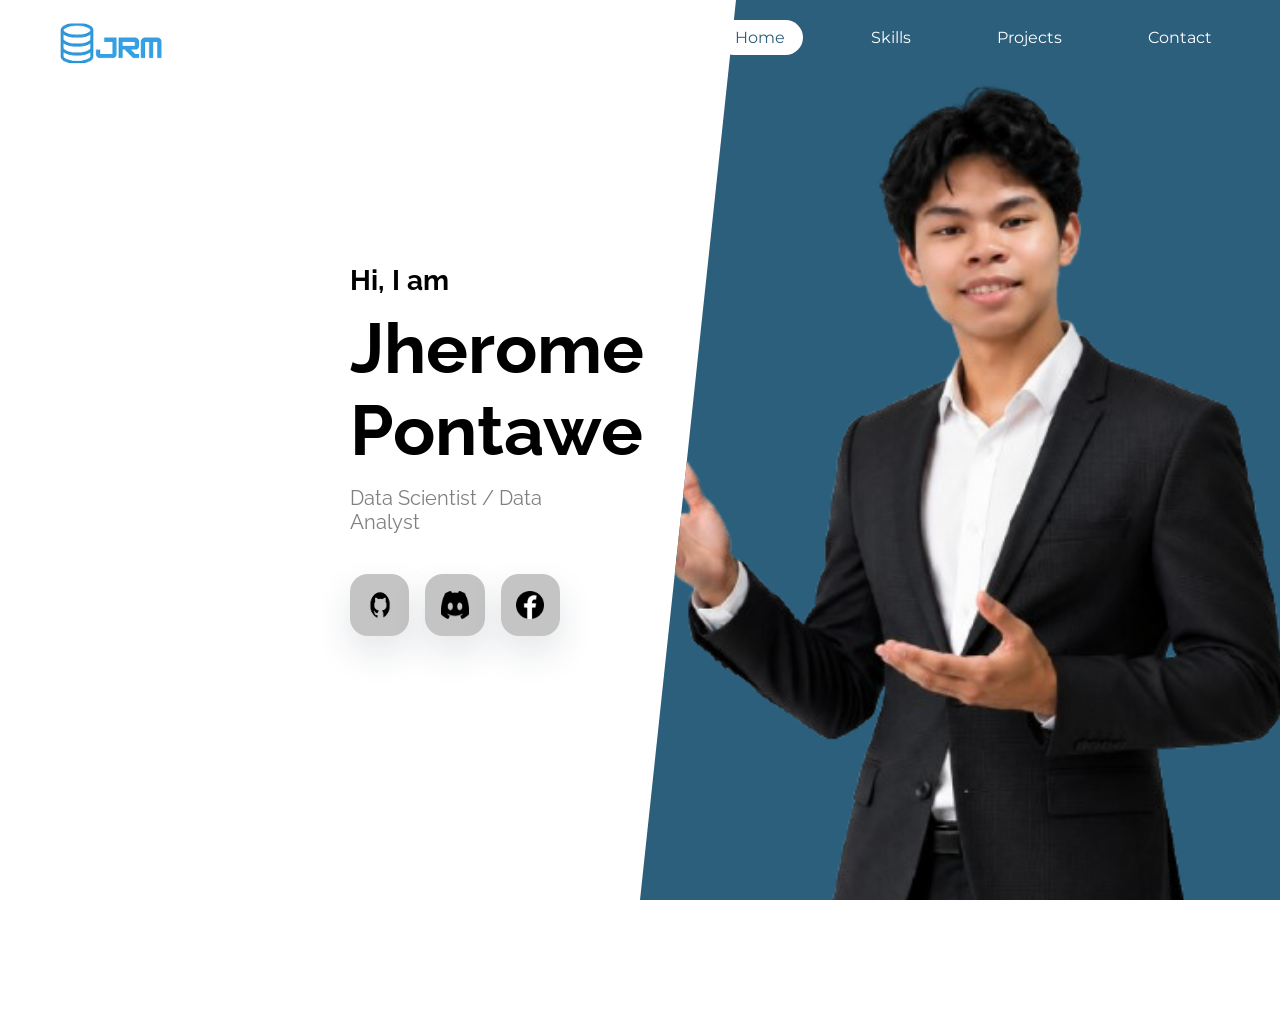
<file: index.html>
<!DOCTYPE html>
<html lang="en">
<head>
    <meta charset="UTF-8">
    <title>Jherome Portfolio</title>
    <link rel="stylesheet" href="style/index.css">
    <link rel="preconnect" href="https://fonts.googleapis.com">
    <link rel="preconnect" href="https://fonts.gstatic.com" crossorigin>

    <link href="https://fonts.googleapis.com/css2?family=Raleway:wght@300;400;500;700&display=swap" rel="stylesheet">
    <link href="https://fonts.googleapis.com/css2?family=Montserrat:wght@300;400;500;700&display=swap" rel="stylesheet">
</head>
<body>

    <div class="logo"><img src="img/logo.png" alt="Logo"></div>
    <header>
        <nav>
            <a href="index.html" class="active">Home</a>
            <a href="skills.html">Skills</a>
            <a href="projects.html">Projects</a>
            <a href="about.html">Contact</a>
        </nav>
    </header>

    <section class="hero">

        <div class="left">

            <h3>Hi, I am</h3>
            <h1>Jherome<br>Pontawe</h1>
            <p>Data Scientist / Data Analyst</p>
            <div class="socials">
                <a href="https://github.com/JrmDataScience" class="social-github" title="GitHub">
                    <button style="background:none;border:none;padding:0;cursor:pointer;">
                        <img src="img/github.png" alt="GitHub">
                    </button>
                </a>
                <a href="https://discord.com/users/light7117" title="Discord">
                    <button style="background:none;border:none;padding:0;cursor:pointer;">
                        <img src="img/discord.png" alt="Discord">
                    </button>
                </a>
                <a href="https://facebook.com/jheromegwapz.7/" title="Facebook">
                    <button style="background:none;border:none;padding:0;cursor:pointer;">
                        <img src="img/facebook.webp" alt="Facebook">
                    </button>
                </a>
            </div>
        </div>

        <div class="right">
            <div class="jrm-image-container">
                <img src="img/jrm.png" alt="JRM" class="main-img">
                <img src="img/jrm2.png" alt="JRM Hover" class="hover-img">
            </div>
        </div>

    </section>

</body>
</html>
</file>
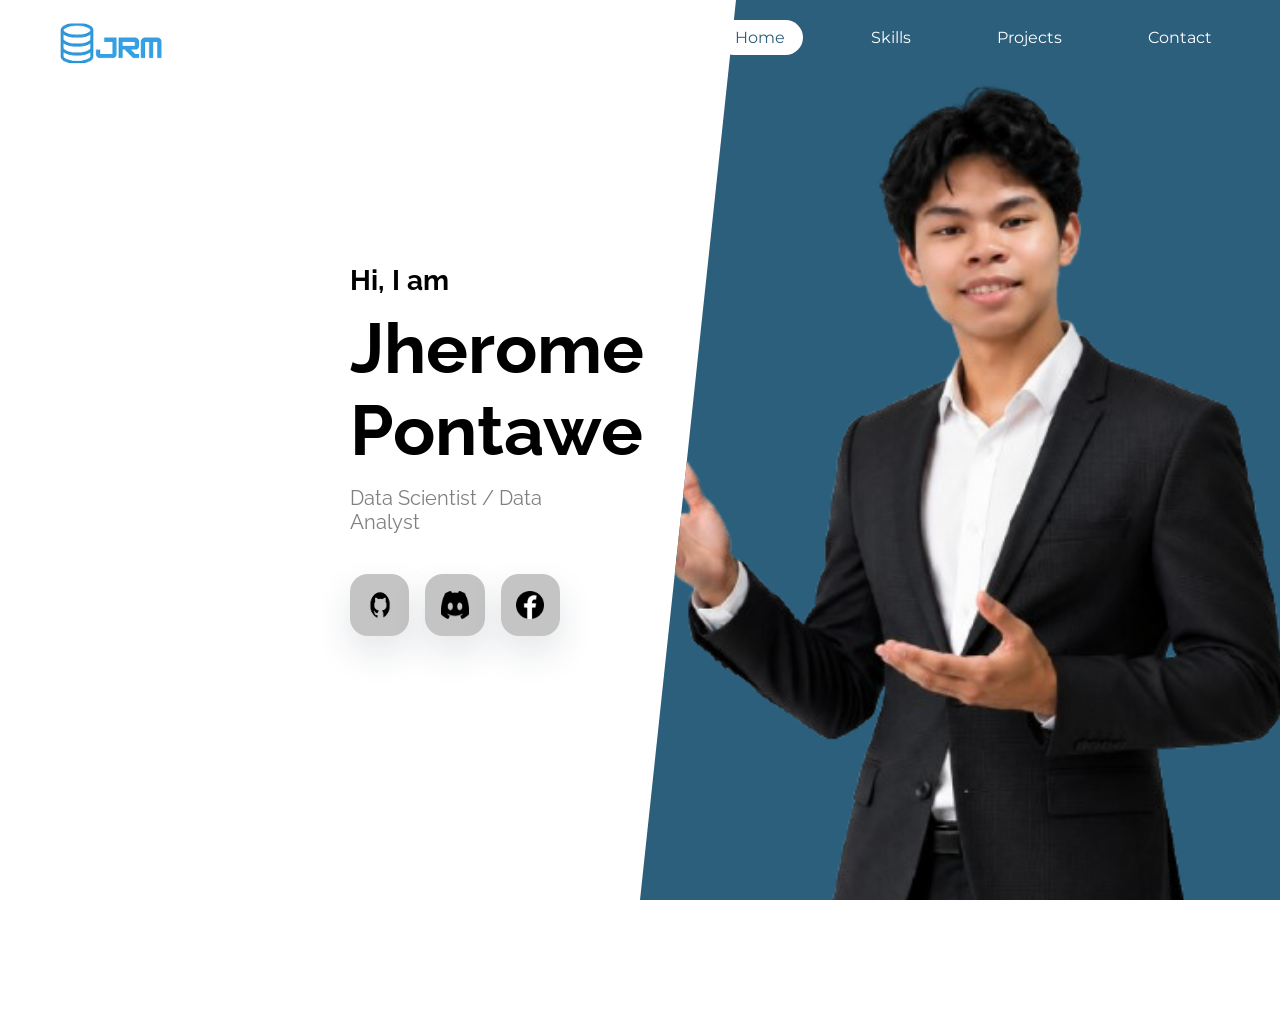
<file: html/index.html>
<!DOCTYPE html>
<html lang="en">
<head>
    <meta charset="UTF-8">
    <title>Jherome Portfolio</title>
    <link rel="stylesheet" href="../style/index.css">
    <link rel="preconnect" href="https://fonts.googleapis.com">
    <link rel="preconnect" href="https://fonts.gstatic.com" crossorigin>

    <link href="https://fonts.googleapis.com/css2?family=Raleway:wght@300;400;500;700&display=swap" rel="stylesheet">
    <link href="https://fonts.googleapis.com/css2?family=Montserrat:wght@300;400;500;700&display=swap" rel="stylesheet">
</head>
<body>

    <div class="logo"><img src="../img/logo.png" alt="Logo"></div>
    <header>
        <nav>
            <a href="home.html" class="active">Home</a>
            <a href="skills.html">Skills</a>
            <a href="projects.html">Projects</a>
            <a href="about.html">Contact</a>
        </nav>
    </header>

    <section class="hero">

        <div class="left">

            <h3>Hi, I am</h3>
            <h1>Jherome<br>Pontawe</h1>
            <p>Data Scientist / Data Analyst</p>
            <div class="socials">
                <a href="https://github.com/JrmDataScience" class="social-github" title="GitHub">
                    <button style="background:none;border:none;padding:0;cursor:pointer;">
                        <img src="../img/github.png" alt="GitHub">
                    </button>
                </a>
                <a href="https://discord.com/users/light7117" title="Discord">
                    <button style="background:none;border:none;padding:0;cursor:pointer;">
                        <img src="../img/discord.png" alt="Discord">
                    </button>
                </a>
                <a href="https://facebook.com/jheromegwapz.7/" title="Facebook">
                    <button style="background:none;border:none;padding:0;cursor:pointer;">
                        <img src="../img/facebook.webp" alt="Facebook">
                    </button>
                </a>
            </div>
        </div>

        <div class="right">
            <div class="jrm-image-container">
                <img src="../img/jrm.png" alt="JRM" class="main-img">
                <img src="../img/jrm2.png" alt="JRM Hover" class="hover-img">
            </div>
        </div>

    </section>

</body>
</html>
</file>
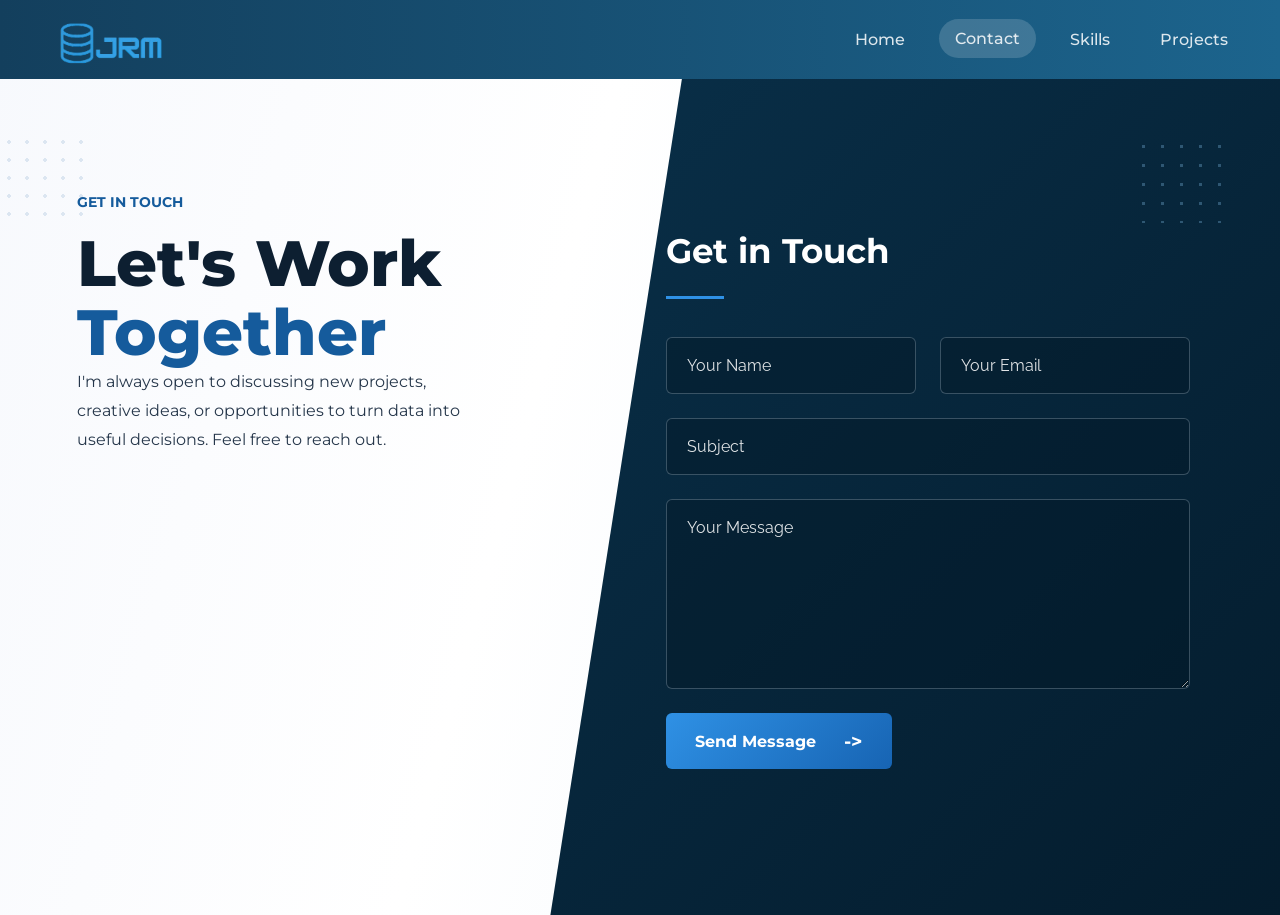
<file: about.html>
<!DOCTYPE html>
<html lang="en">
<head>
    <meta charset="UTF-8" />
    <meta name="viewport" content="width=device-width, initial-scale=1.0" />
    <title>Contact | Jherome Pontawe</title>
    <link rel="stylesheet" href="style/about.css" />
    <link rel="preconnect" href="https://fonts.googleapis.com">
    <link rel="preconnect" href="https://fonts.gstatic.com" crossorigin>
    <link href="https://fonts.googleapis.com/css2?family=Raleway:wght@300;400;500;600;700&family=Montserrat:wght@400;500;600;700;800&display=swap" rel="stylesheet">
</head>
<body>
    <div class="logo">
        <img src="img/logo.png" alt="JRM logo" />
    </div>
    <header class="topbar">
        <nav class="nav-links" aria-label="Main navigation">
            <a href="index.html">Home</a>
            <a class="active" href="about.html">Contact</a>
            <a href="skills.html">Skills</a>
            <a href="projects.html">Projects</a>
        </nav>
    </header>

    <main class="contact-layout">
        <section class="contact-copy" aria-labelledby="contact-heading">
            <div class="dot-grid" aria-hidden="true"></div>
            <p class="eyebrow">Get in Touch</p>
            <h1 id="contact-heading">Let's Work <span>Together</span></h1>
            <div class="accent-line" aria-hidden="true"></div>
            <p class="intro-text">
                I'm always open to discussing new projects, creative ideas, or opportunities to turn data into useful decisions. Feel free to reach out.
            </p>

        </section>

        <section class="form-panel" aria-labelledby="form-heading">
            <div class="panel-dots" aria-hidden="true"></div>
            <div class="form-wrap">
                <h2 id="form-heading">Get in Touch</h2>
                <div class="form-line" aria-hidden="true"></div>
                <form class="contact-form" autocomplete="off">
                    <div class="form-row">
                        <label>
                            <span>Your Name</span>
                            <input type="text" name="name" placeholder="Your Name" required />
                        </label>
                        <label>
                            <span>Your Email</span>
                            <input type="email" name="email" placeholder="Your Email" required />
                        </label>
                    </div>
                    <label>
                        <span>Subject</span>
                        <input type="text" name="subject" placeholder="Subject" required />
                    </label>
                    <label>
                        <span>Your Message</span>
                        <textarea name="message" rows="7" placeholder="Your Message" required></textarea>
                    </label>
                    <button type="submit">Send Message <span aria-hidden="true">-></span></button>
                </form>
            </div>
        </section>
    </main>
</body>
</html>
</file>
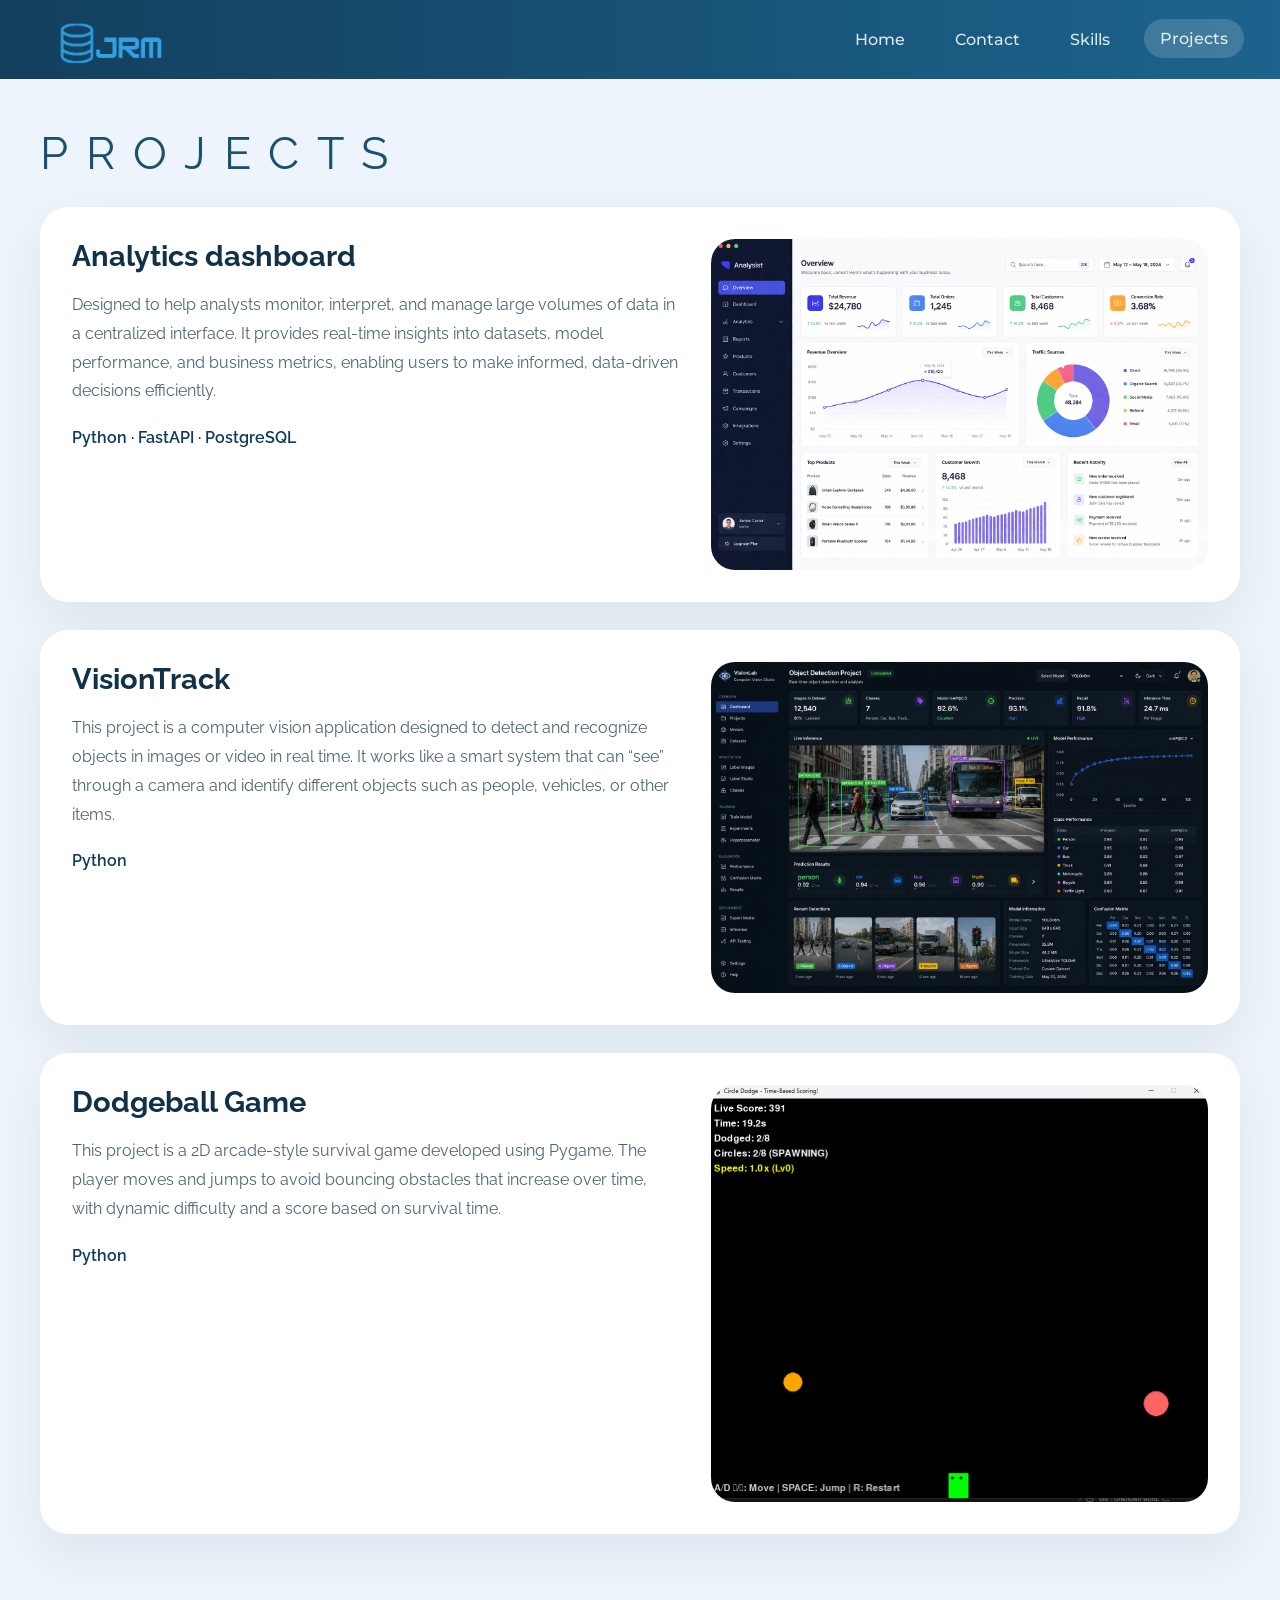
<file: projects.html>
<!DOCTYPE html>
<html lang="en">
<head>
    <meta charset="UTF-8" />
    <meta name="viewport" content="width=device-width, initial-scale=1.0" />
    <title>Projects | Jerome Pontakwe</title>
    <link rel="stylesheet" href="style/projects.css" />
    <link rel="preconnect" href="https://fonts.googleapis.com">
    <link rel="preconnect" href="https://fonts.gstatic.com" crossorigin>

    <link href="https://fonts.googleapis.com/css2?family=Raleway:wght@300;400;500;700&display=swap" rel="stylesheet">
    <link href="https://fonts.googleapis.com/css2?family=Montserrat:wght@300;400;500;700&display=swap" rel="stylesheet">
</head>
<body>
  <div class="logo">
     <img src="img/logo.png" alt="JRM logo" />
  </div>
  <header class="topbar">
    <nav class="nav-links">
      <a href="index.html">Home</a>
      <a href="about.html">Contact</a>
      <a href="skills.html">Skills</a>
      <a class="active" href="projects.html">Projects</a>
    </nav>
  </header>

  <main class="project-page">
    <section class="page-title">
      <span>PROJECTS</span>
    </section>

    <div class="project-card">
      <div class="project-copy">
        <h2>Analytics dashboard</h2>
        <p>Designed to help analysts monitor, interpret, and manage large volumes of data in a centralized interface. It provides real-time insights into datasets, model performance, and business metrics, enabling users to make informed, data-driven decisions efficiently.</p>
        <div class="project-tags">Python · FastAPI · PostgreSQL</div>
      </div>
      <div class="project-image preview-1">
        <img src="img/project1.png" alt="Analytics dashboard preview" />
      </div>
    </div>

    <div class="project-card">
      <div class="project-copy">
        <h2>VisionTrack</h2>
        <p>This project is a computer vision application designed to detect and recognize objects in images or video in real time. It works like a smart system that can “see” through a camera and identify different objects such as people, vehicles, or other items.</p>
        <div class="project-tags">Python</div>
      </div>
      <div class="project-image preview-2">
        <img src="img/project2.png" alt="VisionTrack interface preview" />
      </div>
    </div>

    <div class="project-card">
      <div class="project-copy">
        <h2>Dodgeball Game</h2>
        <p>This project is a 2D arcade-style survival game developed using Pygame. The player moves and jumps to avoid bouncing obstacles that increase over time, with dynamic difficulty and a score based on survival time.</p>
        <div class="project-tags">Python</div>
      </div>
      <div class="project-image preview-3">
        <img src="img/project3.png" alt="Dodgeball game screenshot" />
      </div>
    </div>
  </main>
</body>
</html>
</file>
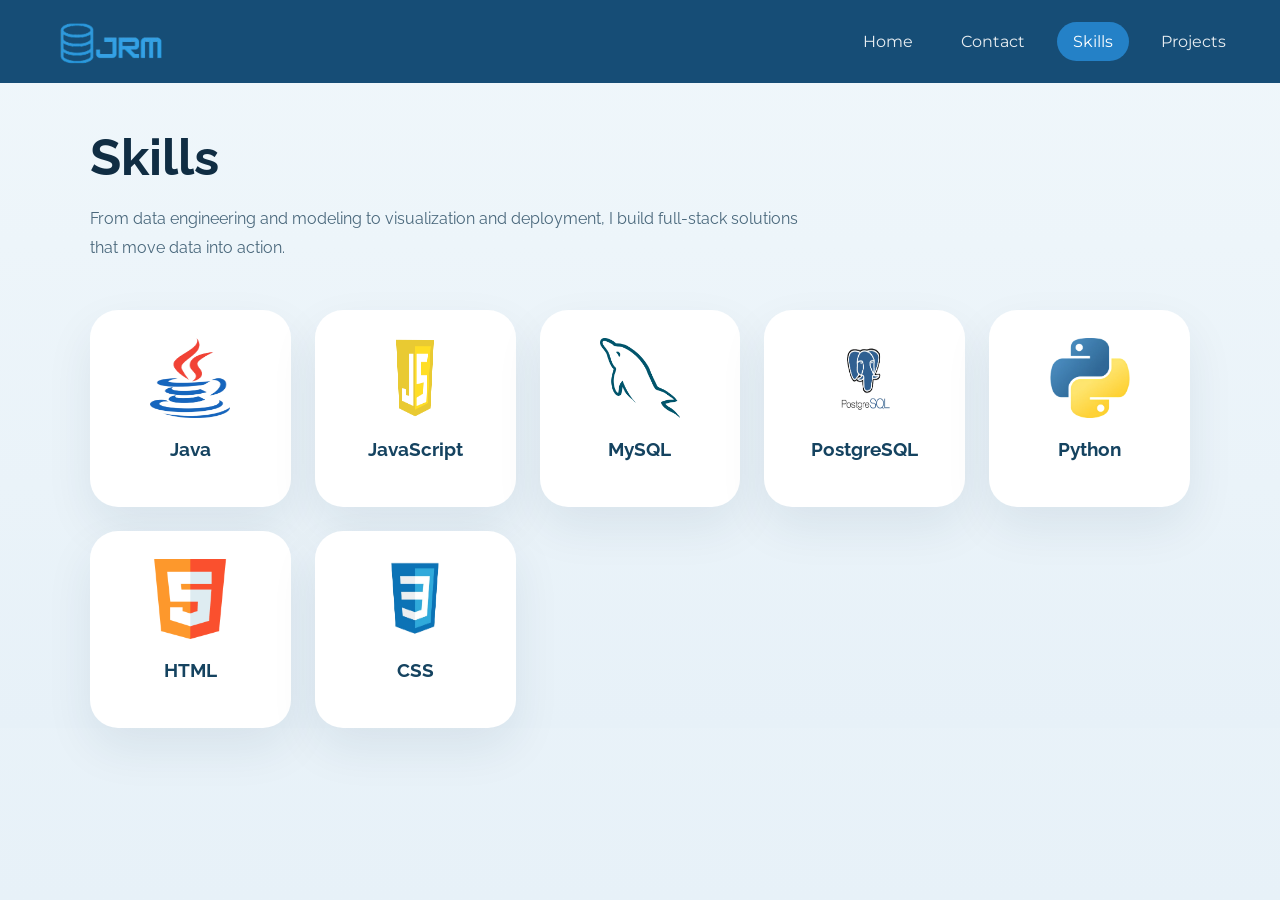
<file: skills.html>
<!DOCTYPE html>
<html lang="en">
<head>
  <meta charset="UTF-8" />
  <meta name="viewport" content="width=device-width, initial-scale=1.0" />
  <title>Skills | Jerome Pontawe</title>
  <link rel="stylesheet" href="style/skills.css" />
    <link rel="preconnect" href="https://fonts.googleapis.com">
    <link rel="preconnect" href="https://fonts.gstatic.com" crossorigin>
    <link href="https://fonts.googleapis.com/css2?family=Raleway:wght@300;400;500;700&display=swap" rel="stylesheet">
    <link href="https://fonts.googleapis.com/css2?family=Montserrat:wght@300;400;500;700&display=swap" rel="stylesheet">
</head>
<body>
    <div class="logo">
      <img src="img/logo.png" alt="JRM logo" />
    </div>
  <header class="topbar">
    <nav class="nav-links">
      <a href="index.html">Home</a>
      <a href="about.html">Contact</a>
      <a class="active" href="skills.html">Skills</a>
      <a href="projects.html">Projects</a>
    </nav>
  </header>

  <main class="skills-page">
    <section class="skills-intro">
      <h1>Skills</h1>
      <p>From data engineering and modeling to visualization and deployment, I build full-stack solutions that move data into action.</p>
    </section>

    <section class="skill-grid">
      <article class="skill-card">
        <img src="img/java.png" alt="Java">
        <h3>Java</h3>
      </article>
      <article class="skill-card">
        <img src="img/JavaScriptLogo.png" alt="JavaScript">
        <h3>JavaScript</h3>
      </article>
      <article class="skill-card">
        <img src="img/mysql.png" alt="MySQL">
        <h3>MySQL</h3>
      </article>
      <article class="skill-card">
        <img src="img/postgresql.png" alt="PostgreSQL">
        <h3>PostgreSQL</h3>
      </article>
      <article class="skill-card">
        <img src="img/python.png" alt="Python">
        <h3>Python</h3>
      </article>
      <article class="skill-card">
        <img src="img/htmlLogo.png" alt="HTML">
        <h3>HTML</h3>
      </article>
      <article class="skill-card">
        <img src="img/cssLogo.png" alt="CSS">
        <h3>CSS</h3>
      </article>
    </section>
  </main>
</body>
</html>
</file>
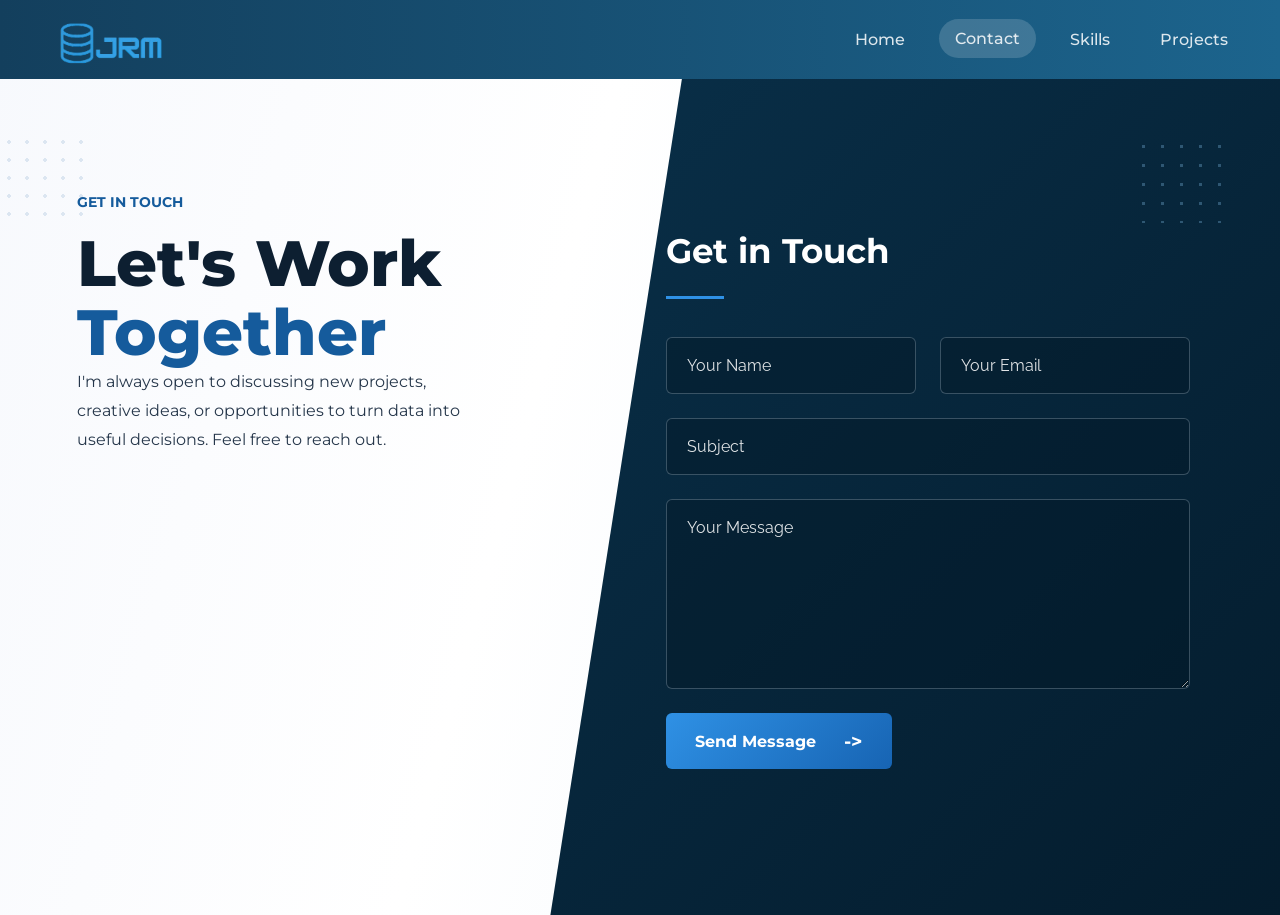
<file: html/about.html>
<!DOCTYPE html>
<html lang="en">
<head>
    <meta charset="UTF-8" />
    <meta name="viewport" content="width=device-width, initial-scale=1.0" />
    <title>Contact | Jherome Pontawe</title>
    <link rel="stylesheet" href="../style/about.css" />
    <link rel="preconnect" href="https://fonts.googleapis.com">
    <link rel="preconnect" href="https://fonts.gstatic.com" crossorigin>
    <link href="https://fonts.googleapis.com/css2?family=Raleway:wght@300;400;500;600;700&family=Montserrat:wght@400;500;600;700;800&display=swap" rel="stylesheet">
</head>
<body>
    <div class="logo">
        <img src="../img/logo.png" alt="JRM logo" />
    </div>
    <header class="topbar">
        <nav class="nav-links" aria-label="Main navigation">
            <a href="index.html">Home</a>
            <a class="active" href="about.html">Contact</a>
            <a href="skills.html">Skills</a>
            <a href="projects.html">Projects</a>
        </nav>
    </header>

    <main class="contact-layout">
        <section class="contact-copy" aria-labelledby="contact-heading">
            <div class="dot-grid" aria-hidden="true"></div>
            <p class="eyebrow">Get in Touch</p>
            <h1 id="contact-heading">Let's Work <span>Together</span></h1>
            <div class="accent-line" aria-hidden="true"></div>
            <p class="intro-text">
                I'm always open to discussing new projects, creative ideas, or opportunities to turn data into useful decisions. Feel free to reach out.
            </p>

        </section>

        <section class="form-panel" aria-labelledby="form-heading">
            <div class="panel-dots" aria-hidden="true"></div>
            <div class="form-wrap">
                <h2 id="form-heading">Get in Touch</h2>
                <div class="form-line" aria-hidden="true"></div>
                <form class="contact-form" autocomplete="off">
                    <div class="form-row">
                        <label>
                            <span>Your Name</span>
                            <input type="text" name="name" placeholder="Your Name" required />
                        </label>
                        <label>
                            <span>Your Email</span>
                            <input type="email" name="email" placeholder="Your Email" required />
                        </label>
                    </div>
                    <label>
                        <span>Subject</span>
                        <input type="text" name="subject" placeholder="Subject" required />
                    </label>
                    <label>
                        <span>Your Message</span>
                        <textarea name="message" rows="7" placeholder="Your Message" required></textarea>
                    </label>
                    <button type="submit">Send Message <span aria-hidden="true">-></span></button>
                </form>
            </div>
        </section>
    </main>
</body>
</html>
</file>
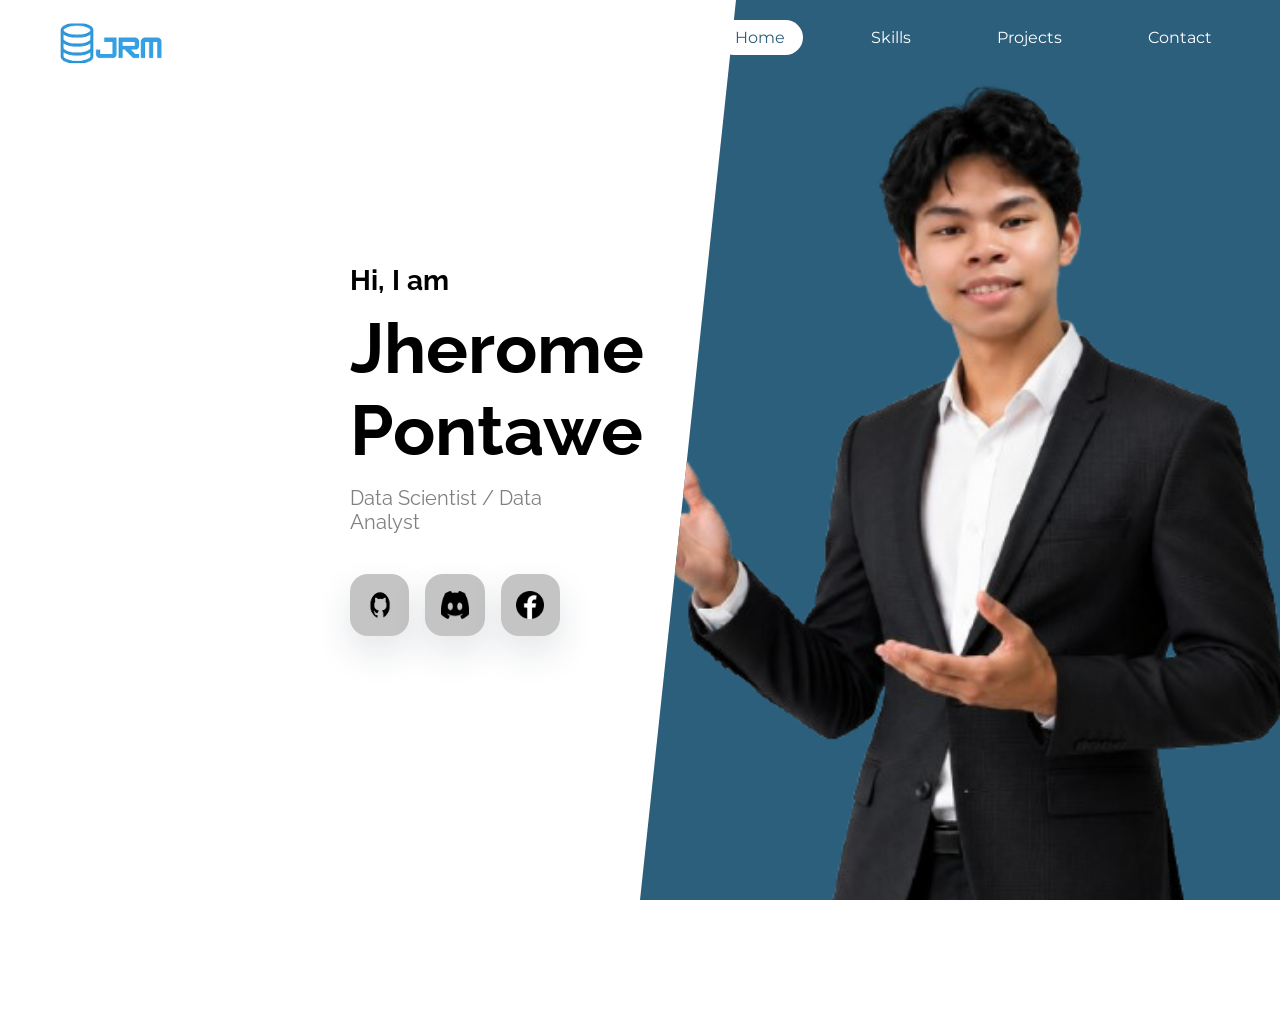
<file: html/home.html>
<!DOCTYPE html>
<html lang="en">
<head>
    <meta charset="UTF-8">
    <title>Jherome Portfolio</title>
    <link rel="stylesheet" href="../style/home.css">
    <link rel="preconnect" href="https://fonts.googleapis.com">
    <link rel="preconnect" href="https://fonts.gstatic.com" crossorigin>

    <link href="https://fonts.googleapis.com/css2?family=Raleway:wght@300;400;500;700&display=swap" rel="stylesheet">
    <link href="https://fonts.googleapis.com/css2?family=Montserrat:wght@300;400;500;700&display=swap" rel="stylesheet">
</head>
<body>

    <div class="logo"><img src="../img/logo.png" alt="Logo"></div>
    <header>
        <nav>
            <a href="home.html" class="active">Home</a>
            <a href="skills.html">Skills</a>
            <a href="projects.html">Projects</a>
            <a href="about.html">Contact</a>
        </nav>
    </header>

    <section class="hero">

        <div class="left">

            <h3>Hi, I am</h3>
            <h1>Jherome<br>Pontawe</h1>
            <p>Data Scientist / Data Analyst</p>
            <div class="socials">
                <a href="https://github.com/JrmDataScience" class="social-github" title="GitHub">
                    <button style="background:none;border:none;padding:0;cursor:pointer;">
                        <img src="../img/github.png" alt="GitHub">
                    </button>
                </a>
                <a href="https://discord.com/users/light7117" title="Discord">
                    <button style="background:none;border:none;padding:0;cursor:pointer;">
                        <img src="../img/discord.png" alt="Discord">
                    </button>
                </a>
                <a href="https://facebook.com/jheromegwapz.7/" title="Facebook">
                    <button style="background:none;border:none;padding:0;cursor:pointer;">
                        <img src="../img/facebook.webp" alt="Facebook">
                    </button>
                </a>
            </div>
        </div>

        <div class="right">
            <div class="jrm-image-container">
                <img src="../img/jrm.png" alt="JRM" class="main-img">
                <img src="../img/jrm2.png" alt="JRM Hover" class="hover-img">
            </div>
        </div>

    </section>

</body>
</html>
</file>
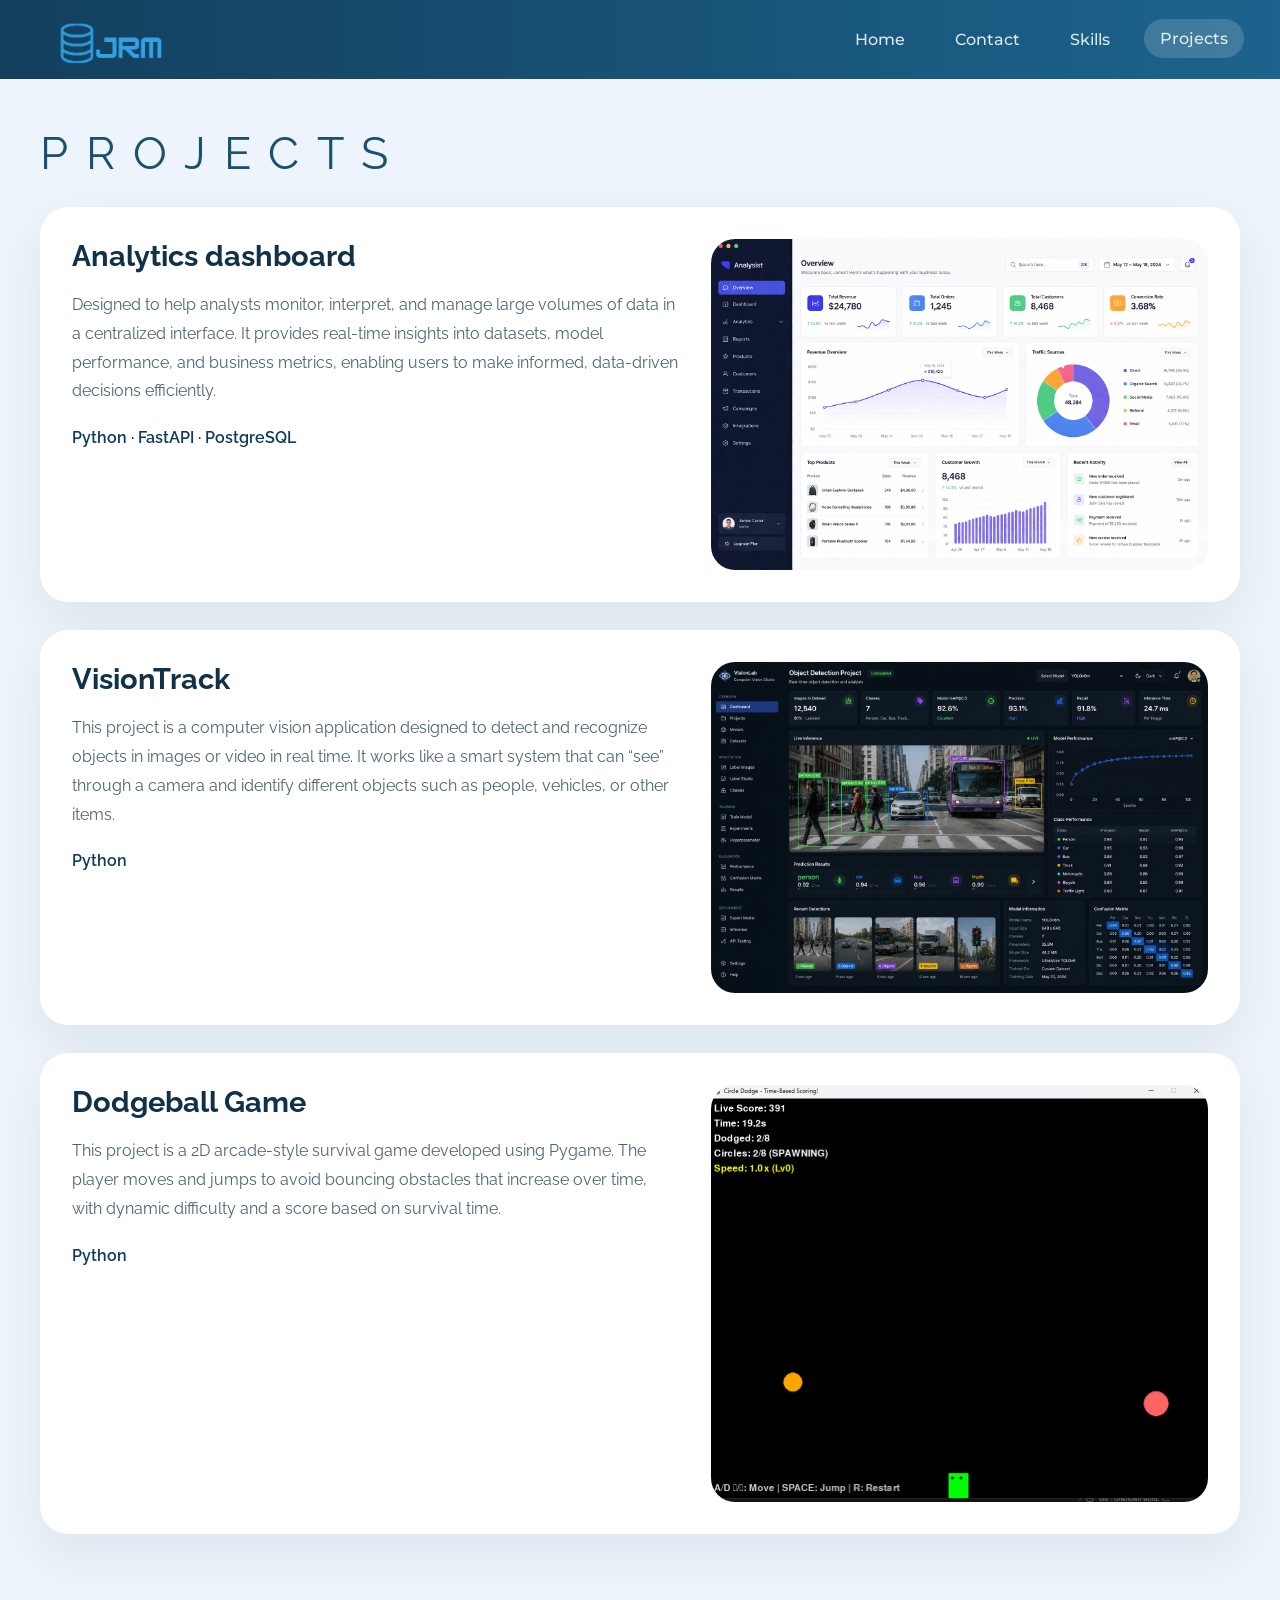
<file: html/projects.html>
<!DOCTYPE html>
<html lang="en">
<head>
    <meta charset="UTF-8" />
    <meta name="viewport" content="width=device-width, initial-scale=1.0" />
    <title>Projects | Jerome Pontakwe</title>
    <link rel="stylesheet" href="../style/projects.css" />
    <link rel="preconnect" href="https://fonts.googleapis.com">
    <link rel="preconnect" href="https://fonts.gstatic.com" crossorigin>

    <link href="https://fonts.googleapis.com/css2?family=Raleway:wght@300;400;500;700&display=swap" rel="stylesheet">
    <link href="https://fonts.googleapis.com/css2?family=Montserrat:wght@300;400;500;700&display=swap" rel="stylesheet">
</head>
<body>
  <div class="logo">
     <img src="../img/logo.png" alt="JRM logo" />
  </div>
  <header class="topbar">
    <nav class="nav-links">
      <a href="index.html">Home</a>
      <a href="about.html">Contact</a>
      <a href="skills.html">Skills</a>
      <a class="active" href="projects.html">Projects</a>
    </nav>
  </header>

  <main class="project-page">
    <section class="page-title">
      <span>PROJECTS</span>
    </section>

    <div class="project-card">
      <div class="project-copy">
        <h2>Analytics dashboard</h2>
        <p>Designed to help analysts monitor, interpret, and manage large volumes of data in a centralized interface. It provides real-time insights into datasets, model performance, and business metrics, enabling users to make informed, data-driven decisions efficiently.</p>
        <div class="project-tags">Python · FastAPI · PostgreSQL</div>
      </div>
      <div class="project-image preview-1">
        <img src="../img/project1.png" alt="Analytics dashboard preview" />
      </div>
    </div>

    <div class="project-card">
      <div class="project-copy">
        <h2>VisionTrack</h2>
        <p>This project is a computer vision application designed to detect and recognize objects in images or video in real time. It works like a smart system that can “see” through a camera and identify different objects such as people, vehicles, or other items.</p>
        <div class="project-tags">Python</div>
      </div>
      <div class="project-image preview-2">
        <img src="../img/project2.png" alt="VisionTrack interface preview" />
      </div>
    </div>

    <div class="project-card">
      <div class="project-copy">
        <h2>Dodgeball Game</h2>
        <p>This project is a 2D arcade-style survival game developed using Pygame. The player moves and jumps to avoid bouncing obstacles that increase over time, with dynamic difficulty and a score based on survival time.</p>
        <div class="project-tags">Python</div>
      </div>
      <div class="project-image preview-3">
        <img src="../img/project3.png" alt="Dodgeball game screenshot" />
      </div>
    </div>
  </main>
</body>
</html>
</file>
<file: style/index.css>
* {
    margin: 0;
    padding: 0;
    box-sizing: border-box;
}

body {
    min-height: 100vh;
    overflow-x: hidden;
    overflow-y: auto;
    font-family: 'montserrat', sans-serif;
}

/* HEADER */
header {
    position: absolute;
    top: 20px;
    right: 50px;
    z-index: 100;
}

nav { 
    display: flex;
    gap: 20px;
}
    

/* IMAGE */
.jrm-image {
    width: 500px;
    height: 1000px;
    max-height: 90vh;
    box-shadow: 0 8px 32px rgba(44, 95, 124, 0.25);
    animation: jrmPopIn 1.2s cubic-bezier(.4,2,.6,1);
}

.jrm-image:hover {
    transform: scale(1.08) translateY(-10px);
    box-shadow: 0 16px 48px rgba(44, 95, 124, 0.35);
    filter: brightness(1.1) drop-shadow(0 0 8px #fff2);
}

/* LOGO */
.logo {
    position: absolute;
    top: 0px;
    left: 40px;
    z-index: 20;
}

.logo img {
    width: 150px;
    height: auto;
}

nav a {
    text-decoration: none;
    margin-left: 30px;
    color: white;
    padding: 8px 18px;
    border-radius: 20px;
    transition: 0.3s;
    font-family: 'montserrat', sans-serif;
}

nav a:hover {
    background-color: white;
    color: #2c5f7c;
}

nav .active {
    background-color: white;
    color: #2c5f7c;
}

/* HERO SECTION */
.hero {
    display: flex;
    height: 100vh;
    animation: fadeIn 1.5s ease-out;
}

@keyframes fadeIn {
    from {
        opacity: 0;
        transform: translateY(30px);
    }
    to {
        opacity: 1;
        transform: translateY(0);
    }
}

/* LEFT SIDE */
.left {
    width: 50%;
    background-color: white;
    display: flex;
    flex-direction: column;
    justify-content: center;
    padding: 140px 80px 140px 350px; 
    animation: slideInLeft 1.5s ease-out;
    font-family: 'raleway', sans-serif;
}

@keyframes slideInLeft {
    from {
        opacity: 0;
        transform: translateX(-50px);
    }
    to {
        opacity: 1;
        transform: translateX(0);
    }
}

.left h3 {
    font-size: 28px;
    margin-bottom: 10px;
}

.left h1 {
    font-size: 70px;
    font-weight: bold;
    margin-bottom: 15px;
}

.left p {
    font-size: 20px;
    color: gray;
    margin-bottom: 40px;
}

/* SOCIAL ICONS */
.socials {
    display: flex;
    align-items: center;
    gap: 16px;
}

.socials a {
    display: inline-flex;
    align-items: center;
    justify-content: center;
    width: 80px;
    height: 62px;
    background-color: #c4c4c4;
    border-radius: 18px;
    box-shadow: 0 16px 36px rgba(16, 40, 60, 0.12);
    margin-right: 0;
    text-decoration: none;
    transition: transform 0.3s ease, background-color 0.3s ease;
}

.socials a:hover {
    transform: translateY(-4px);
    background-color: #2c5f7c;
}

.socials a img {
    width: 28px;
    height: 28px;
    display: block;
}

.social-github img {
    width: 50px;
}


/* RIGHT SIDE */

.right {
    width: 50%;
    background-color: #2c5f7c;
    clip-path: polygon(15% 0, 100% 0, 100% 100%, 0% 100%);
    animation: slideInRight 1.5s ease-out;
    display: flex;
    align-items: center;
    justify-content: center;
    position: relative;
    overflow: visible;
}



@keyframes jrmPopIn {
    0% {
        opacity: 0;
        transform: scale(0.7) translateY(40px);
    }
    80% {
        opacity: 1;
        transform: scale(1.1) translateY(-8px);
    }
    100% {
        opacity: 1;
        transform: scale(1) translateY(0);
    }
}

@keyframes slideInRight {
    from {
        opacity: 0;
        transform: translateX(50px);
    }
    to {
        opacity: 1;
        transform: translateX(0);
    }
}
.jrm-image-container {
    position: relative;
    width: 700px;
    height: 1000px;
    overflow: visible;
}

/* BOTH IMAGES */
.jrm-image-container img {
    width: auto;
    height: 1000px;
    object-fit: contain;

    position: absolute;
    top: 70px;
    left: 50%;
    transform: translateX(-50%);
}

/* NORMAL IMAGE */
.main-img {
    opacity: 1;
}

/* HOVER IMAGE */
.hover-img {
    opacity: 0;
}

/* HOVER EFFECT */
.jrm-image-container:hover .main-img {
    opacity: 0;
}

.jrm-image-container:hover .hover-img {
    opacity: 1;
}
</file>
<file: style/about.css>
* {
  box-sizing: border-box;
}

:root {
  --ink: #0d1f31;
  --ink-soft: #25364a;
  --blue: #155b9c;
  --blue-bright: #2f91e5;
  --page-bg: #f7f9fd;
  --panel: #092f48;
  --panel-deep: #041c2d;
  --field: rgba(3, 24, 39, 0.42);
  --field-border: rgba(222, 238, 255, 0.24);
  --white: #ffffff;
}

html,
body {
  min-height: 100%;
  margin: 0;
}

body {
  font-family: 'Montserrat', Arial, Helvetica, sans-serif;
  color: var(--ink);
  background: linear-gradient(105deg, var(--page-bg) 0%, #ffffff 42%, #eef5fb 100%);
  overflow-x: hidden;
}

.topbar {
  position: sticky;
  top: 0;
  z-index: 10;
  display: flex;
  justify-content: flex-end;
  align-items: center;
  padding: 20px 36px;
  background: linear-gradient(90deg, #133f5d 0%, #1c648d 100%);
  animation: headerDrop 0.65s ease both;
}

.logo {
  position: absolute;
  top: 0px;
  left: 40px;
  z-index: 20;
}

.logo img {
  width: 150px;
  height: auto;
  animation: logoFloat 0.75s ease both;
}

.nav-links {
  display: flex;
  gap: 18px;
}

.nav-links a {
  color: rgba(255,255,255,0.85);
  font-weight: 500;
  padding: 10px 16px;
  border-radius: 999px;
  text-decoration: none;
  transition: transform 0.3s ease, background 0.3s ease;
  font-family: 'Montserrat', sans-serif;
}

.nav-links a:hover,
.nav-links a.active {
  background: rgba(255,255,255,0.16);
  transform: translateY(-1px);
}

.contact-layout {
  min-height: calc(100vh - 64px);
  display: grid;
  grid-template-columns: minmax(330px, 43%) minmax(520px, 57%);
  overflow: hidden;
}

.contact-copy {
  position: relative;
  padding: 70px clamp(28px, 6vw, 130px) 48px;
  z-index: 1;
}

.dot-grid {
  position: absolute;
  top: 54px;
  left: 0;
  width: 88px;
  height: 88px;
  background-image: radial-gradient(circle, rgba(21, 91, 156, 0.12) 2px, transparent 2px);
  background-size: 18px 18px;
  animation: dotsDrift 7s ease-in-out infinite alternate;
}

.eyebrow {
  margin: 44px 0 18px;
  color: var(--blue);
  font-family: 'Montserrat', Arial, Helvetica, sans-serif;
  font-size: 0.88rem;
  font-weight: 700;
  text-transform: uppercase;
  animation: revealUp 0.7s ease both 0.15s;
}

.contact-copy h1 {
  max-width: 520px;
  margin: 0;
  font-family: 'Montserrat', Arial, Helvetica, sans-serif;
  font-size: 4rem;
  line-height: 1.08;
  font-weight: 800;
  color: var(--ink);
  animation: revealUp 0.75s ease both 0.25s;
}

.contact-copy h1 span {
  color: var(--blue);
  display: block;
}
.form-line {
  width: 58px;
  height: 3px;
  background: var(--blue);
  margin: 28px 0;
  transform-origin: left center;
  animation: lineGrow 0.65s ease both 0.45s;
}

.intro-text {
  max-width: 470px;
  margin: 0 0 32px;
  color: var(--ink-soft);
  font-size: 1.03rem;
  line-height: 1.75;
  animation: revealUp 0.7s ease both 0.38s;
}


.form-panel {
  position: relative;
  display: flex;
  align-items: center;
  min-height: 620px;
  padding: 70px clamp(30px, 7vw, 128px) 64px 0;
  color: var(--white);
  --panel-indent: clamp(96px, 18%, 190px);
}

.form-panel::before {
  content: "";
  position: absolute;
  inset: 0 -1px 0 0;
  background: linear-gradient(135deg, var(--panel) 0%, var(--panel-deep) 100%);
  clip-path: polygon(18% 0, 100% 0, 100% 100%, 0 100%);
  border-top-left-radius: 48px;
  animation: panelSlide 0.8s ease both 0.2s;
}

.panel-dots {
  position: absolute;
  top: 58px;
  right: 48px;
  width: 98px;
  height: 86px;
  background-image: radial-gradient(circle, rgba(126, 183, 225, 0.34) 2px, transparent 2px);
  background-size: 19px 19px;
  z-index: 1;
  animation: dotsDrift 8s ease-in-out infinite alternate;
}

.form-wrap {
  position: relative;
  z-index: 2;
  width: min(650px, calc(100% - var(--panel-indent)));
  margin-left: var(--panel-indent);
  animation: revealRight 0.75s ease both 0.55s;
}

.form-wrap h2 {
  margin: 0;
  font-family: 'Montserrat', Arial, Helvetica, sans-serif;
  font-size: 2.15rem;
  line-height: 1.2;
  color: var(--white);
}

.form-line {
  background: var(--blue-bright);
  margin: 24px 0 38px;
}

.contact-form {
  display: grid;
  gap: 24px;
}

.form-row {
  display: grid;
  grid-template-columns: repeat(2, minmax(0, 1fr));
  gap: 24px;
}

.contact-form label {
  display: grid;
}

.contact-form label span {
  position: absolute;
  width: 1px;
  height: 1px;
  overflow: hidden;
  clip: rect(0 0 0 0);
}

.contact-form input,
.contact-form textarea {
  width: 100%;
  border: 1px solid var(--field-border);
  border-radius: 6px;
  background: var(--field);
  color: var(--white);
  font-family: 'Raleway', Arial, Helvetica, sans-serif;
  font-size: 1rem;
  padding: 18px 20px;
  outline: none;
  transition: border-color 0.25s ease, box-shadow 0.25s ease, transform 0.25s ease, background 0.25s ease;
}

.contact-form textarea {
  min-height: 190px;
  resize: vertical;
}

.contact-form input::placeholder,
.contact-form textarea::placeholder {
  color: rgba(255, 255, 255, 0.88);
}

.contact-form input:focus,
.contact-form textarea:focus {
  border-color: var(--blue-bright);
  box-shadow: 0 0 0 3px rgba(47, 145, 229, 0.18);
  transform: translateY(-2px);
  background: rgba(7, 38, 58, 0.7);
}

.contact-form button {
  justify-self: start;
  display: inline-flex;
  align-items: center;
  justify-content: center;
  gap: 28px;
  min-width: 226px;
  min-height: 56px;
  border: 0;
  border-radius: 6px;
  background: linear-gradient(135deg, #2f91e5 0%, #1764b3 100%);
  color: var(--white);
  font-family: 'Montserrat', Arial, Helvetica, sans-serif;
  font-size: 1rem;
  font-weight: 700;
  cursor: pointer;
  transition: transform 0.25s ease, box-shadow 0.25s ease, filter 0.25s ease;
}

.contact-form button:hover {
  transform: translateY(-3px);
  box-shadow: 0 18px 36px rgba(4, 18, 45, 0.28);
  filter: brightness(1.06);
}

.contact-form button span {
  font-size: 1.2rem;
  line-height: 1;
}

@keyframes headerDrop {
  from { opacity: 0; transform: translateY(-18px); }
  to { opacity: 1; transform: translateY(0); }
}

@keyframes logoFloat {
  from { opacity: 0; transform: translateY(-18px) scale(0.96); }
  to { opacity: 1; transform: translateY(0) scale(1); }
}

@keyframes revealUp {
  from { opacity: 0; transform: translateY(24px); }
  to { opacity: 1; transform: translateY(0); }
}

@keyframes revealLeft {
  from { opacity: 0; transform: translateX(-24px); }
  to { opacity: 1; transform: translateX(0); }
}

@keyframes revealRight {
  from { opacity: 0; transform: translateX(34px); }
  to { opacity: 1; transform: translateX(0); }
}

@keyframes lineGrow {
  from { opacity: 0; transform: scaleX(0); }
  to { opacity: 1; transform: scaleX(1); }
}

@keyframes panelSlide {
  from { opacity: 0; transform: translateX(70px); }
  to { opacity: 1; transform: translateX(0); }
}

@keyframes dotsDrift {
  from { transform: translateY(0); opacity: 0.55; }
  to { transform: translateY(14px); opacity: 1; }
}

@media (max-width: 1080px) {
  .contact-copy h1 {
    font-size: 3.2rem;
  }

  .form-panel {
    --panel-indent: 118px;
  }

  .form-wrap {
    width: min(620px, calc(100% - var(--panel-indent)));
  }
}

@media (max-width: 900px) {
  .topbar {
    padding: 84px 22px 18px;
    justify-content: flex-start;
  }

  .logo {
    left: 22px;
  }

  .logo img {
    width: 128px;
  }

  .nav-links {
    flex-wrap: wrap;
    gap: 14px;
  }

  .contact-layout {
    grid-template-columns: 1fr;
  }

  .contact-copy {
    padding: 34px 28px 44px;
  }

  .eyebrow {
    margin-top: 20px;
  }

  .form-panel {
    min-height: auto;
    padding: 48px 28px 56px;
    --panel-indent: 0px;
  }

  .form-panel::before {
    clip-path: none;
    border-top-left-radius: 34px;
    border-top-right-radius: 34px;
  }

  .form-wrap {
    width: 100%;
    margin-left: 0;
  }

  .panel-dots {
    right: 22px;
  }
}

@media (max-width: 640px) {
  .topbar {
    padding: 76px 18px 16px;
  }

  .logo {
    left: 18px;
  }

  .logo img {
    width: 112px;
  }

  .nav-links a {
    font-size: 0.95rem;
    padding: 9px 14px;
  }

  .contact-copy h1 {
    font-size: 2.45rem;
  }

  .intro-text {
    font-size: 0.98rem;
  }

  .contact-item {
    grid-template-columns: 46px minmax(0, 1fr);
    gap: 14px;
  }

  .contact-icon {
    width: 44px;
    height: 44px;
  }

  .form-row {
    grid-template-columns: 1fr;
  }

  .form-wrap h2 {
    font-size: 1.8rem;
  }

  .contact-form button {
    width: 100%;
  }
}
</file>
<file: style/projects.css>
* {
    box-sizing: border-box;
}
:root {
    --blue: #1f5f84;
    --nav: #115278;
    --surface: #f9fbfd;
    --accent: #f5ca4d;
}
html, body {
    margin: 0;
    min-height: 100%;
    font-family: 'raleway', system-ui, sans-serif;
    background: #eef4fb;
    color: #132c40;
}
body {
  overflow-x: hidden;
}
.topbar {
    position: sticky;
    top: 0;
    z-index: 10;
    display: flex;
    justify-content: flex-end;
    align-items: center;
    padding: 20px 36px;
    background: linear-gradient(90deg, #133f5d 0%, #1c648d 100%);
}
.logo {
    position: absolute;
    top: 0px;
    left: 40px;
    z-index: 20;
}
.logo img{
    width: 150px;
    height: auto;
}
.nav-links {
    display: flex;
    gap: 18px;
}
.nav-links a {
    color: rgba(255,255,255,0.85);
    font-weight: 500;
    padding: 10px 16px;
    border-radius: 999px;
    text-decoration: none;
    transition: transform 0.3s ease, background 0.3s ease;
    font-family: 'montserrat', sans-serif;
}
.nav-links a:hover,
.nav-links a.active {
    background: rgba(255,255,255,0.16);
    transform: translateY(-1px);
}
.project-page {
    width: min(1200px, calc(100% - 48px));
    margin: 48px auto 72px;
    display: flex;
    flex-direction: column;
    gap: 28px;
}
.page-title span {
    display: block;
    font-size: 2.8rem;
    letter-spacing: 0.4em;
    color: #1b506f;
}
.project-card {
    display: grid;
    grid-template-columns: 1.1fr 0.9fr;
    gap: 32px;
    padding: 32px;
    border-radius: 28px;
    background: white;
    box-shadow: 0 20px 50px rgba(15, 47, 73, 0.08);
    transition: transform 0.35s ease, box-shadow 0.35s ease;
}
.project-card:hover {
    transform: translateY(-6px);
    box-shadow: 0 24px 60px rgba(15, 47, 73, 0.14);
}
.project-copy h2 {
    margin: 0 0 18px;
    font-size: 1.8rem;
    color: #10314a;
}
.project-copy p {
    margin: 0;
    line-height: 1.8;
    color: #4e6374;
}
.project-tags {
    margin-top: 22px;
    font-weight: 600;
    color: #0d3b5a;
}
.project-image {
    min-height: 260px;
    border-radius: 24px;
    position: relative;
    overflow: hidden;
    display: grid;
    place-items: center;
    color: white;
    text-transform: uppercase;
    letter-spacing: 0.18em;
    font-weight: 700;
}
.project-image img {
    width: 100%;
    height: 100%;
    object-fit: cover;
    display: block;
}
.preview-1 { background: linear-gradient(135deg, #1d6f9a 0%, #3b9cd4 100%); }
.preview-2 { background: linear-gradient(135deg, #20426a 0%, #10567f 100%); }
.preview-3 { background: linear-gradient(135deg, #233d61 0%, #176d9a 100%); }
.label {
    position: absolute;
    bottom: 18px;
    left: 18px;
    font-size: 0.85rem;
    opacity: 0.88;
}
@media (max-width: 860px) {
  .project-card {
      grid-template-columns: 1fr;
  }
}
@media (max-width: 640px) {
  .topbar {
      flex-wrap: wrap;
      gap: 12px;
      padding: 18px 20px;
  }
  .project-page {
      width: calc(100% - 32px);
      margin: 32px auto;
  }
}
</file>
<file: style/skills.css>
* {
  box-sizing: border-box;
}
:root {
  --bg: #edf6fb;
  --nav: #164d76;
  --panel: #ffffff;
  --accent: #2481c7;
}
html, body {
  margin: 0;
  min-height: 100%;
  font-family: 'raleway', system-ui, sans-serif;
  background: linear-gradient(180deg, #f0f7fb 0%, #e7f1f8 100%);
  color: #102d43;
}
body {
  overflow-x: hidden;
}
.topbar {
  position: sticky;
  top: 0;
  z-index: 10;
  display: flex;
  justify-content: flex-end;
  align-items: center;
  padding: 22px 38px;
  background: var(--nav);
}
.logo {
  position: absolute;
  top: 0px;
  left: 40px;
  z-index: 20;
}
.logo img{
    width: 150px;
    height: auto;
}
.nav-links {
  display: flex;
  gap: 16px;
}
.nav-links a {
  color: rgba(255,255,255,0.9);
  text-decoration: none;
  padding: 10px 16px;
  border-radius: 999px;
  transition: background 0.3s, color 0.3s;
  font-family: 'montserrat', sans-serif;
}
.nav-links a:hover,
.nav-links a.active {
  background: var(--accent);
  color: #fff;
}
.skills-page {
  width: min(1100px, calc(100% - 46px));
  margin: 48px auto 72px;
  display: grid;
  gap: 32px;
}
.skills-intro {
  max-width: 720px;
  animation: fadeIn 0.9s ease both;
}

.skills-intro h1 {
  margin: 0 0 20px;
  font-size: clamp(2.4rem, 4vw, 3.2rem);
  line-height: 1.05;
}
.skills-intro p {
  color: #4a687c;
  line-height: 1.8;
}
.skill-grid {
  display: grid;
  grid-template-columns: repeat(auto-fit, minmax(200px, 1fr));
  gap: 24px;
}
.skill-card {
  background: var(--panel);
  border-radius: 28px;
  padding: 28px;
  box-shadow: 0 20px 48px rgba(15, 47, 72, 0.08);
  transition: transform 0.3s ease, box-shadow 0.3s ease, border 0.3s ease;
  text-align: center;
}
.skill-card:hover {
  background: var(--accent);
  color: #fff;
  box-shadow: 0 26px 58px rgba(36, 129, 199, 0.18);
}
.skill-card:hover h3,
.skill-card:hover p {
  color: #fff;
}
.skill-card img {
  width: 80px;
  height: 80px;
  margin-bottom: 16px;
}
.skill-card h3 {
  margin-top: 0;
  color: #154360;
}
@keyframes fadeIn {
  from { opacity: 0; transform: translateY(20px); }
  to { opacity: 1; transform: translateY(0); }
}
@media (max-width: 900px) {
  .skill-grid {
    grid-template-columns: 1fr;
  }
}
@media (max-width: 640px) {
  .topbar {
    flex-wrap: wrap;
    gap: 12px;
    padding: 18px 20px;
  }
  .skills-page {
    width: calc(100% - 32px);
    margin: 32px auto;
  }
}
</file>
<file: style/home.css>
* {
    margin: 0;
    padding: 0;
    box-sizing: border-box;
}

body {
    min-height: 100vh;
    overflow-x: hidden;
    overflow-y: auto;
    font-family: 'montserrat', sans-serif;
}

/* HEADER */
header {
    position: absolute;
    top: 20px;
    right: 50px;
    z-index: 100;
}

nav { 
    display: flex;
    gap: 20px;
}
    

/* IMAGE */
.jrm-image {
    width: 500px;
    height: 1000px;
    max-height: 90vh;
    box-shadow: 0 8px 32px rgba(44, 95, 124, 0.25);
    animation: jrmPopIn 1.2s cubic-bezier(.4,2,.6,1);
}

.jrm-image:hover {
    transform: scale(1.08) translateY(-10px);
    box-shadow: 0 16px 48px rgba(44, 95, 124, 0.35);
    filter: brightness(1.1) drop-shadow(0 0 8px #fff2);
}

/* LOGO */
.logo {
    position: absolute;
    top: 0px;
    left: 40px;
    z-index: 20;
}

.logo img {
    width: 150px;
    height: auto;
}

nav a {
    text-decoration: none;
    margin-left: 30px;
    color: white;
    padding: 8px 18px;
    border-radius: 20px;
    transition: 0.3s;
    font-family: 'montserrat', sans-serif;
}

nav a:hover {
    background-color: white;
    color: #2c5f7c;
}

nav .active {
    background-color: white;
    color: #2c5f7c;
}

/* HERO SECTION */
.hero {
    display: flex;
    height: 100vh;
    animation: fadeIn 1.5s ease-out;
}

@keyframes fadeIn {
    from {
        opacity: 0;
        transform: translateY(30px);
    }
    to {
        opacity: 1;
        transform: translateY(0);
    }
}

/* LEFT SIDE */
.left {
    width: 50%;
    background-color: white;
    display: flex;
    flex-direction: column;
    justify-content: center;
    padding: 140px 80px 140px 350px; 
    animation: slideInLeft 1.5s ease-out;
    font-family: 'raleway', sans-serif;
}

@keyframes slideInLeft {
    from {
        opacity: 0;
        transform: translateX(-50px);
    }
    to {
        opacity: 1;
        transform: translateX(0);
    }
}

.left h3 {
    font-size: 28px;
    margin-bottom: 10px;
}

.left h1 {
    font-size: 70px;
    font-weight: bold;
    margin-bottom: 15px;
}

.left p {
    font-size: 20px;
    color: gray;
    margin-bottom: 40px;
}

/* SOCIAL ICONS */
.socials {
    display: flex;
    align-items: center;
    gap: 16px;
}

.socials a {
    display: inline-flex;
    align-items: center;
    justify-content: center;
    width: 80px;
    height: 62px;
    background-color: #c4c4c4;
    border-radius: 18px;
    box-shadow: 0 16px 36px rgba(16, 40, 60, 0.12);
    margin-right: 0;
    text-decoration: none;
    transition: transform 0.3s ease, background-color 0.3s ease;
}

.socials a:hover {
    transform: translateY(-4px);
    background-color: #2c5f7c;
}

.socials a img {
    width: 28px;
    height: 28px;
    display: block;
}

.social-github img {
    width: 50px;
}


/* RIGHT SIDE */

.right {
    width: 50%;
    background-color: #2c5f7c;
    clip-path: polygon(15% 0, 100% 0, 100% 100%, 0% 100%);
    animation: slideInRight 1.5s ease-out;
    display: flex;
    align-items: center;
    justify-content: center;
    position: relative;
    overflow: visible;
}



@keyframes jrmPopIn {
    0% {
        opacity: 0;
        transform: scale(0.7) translateY(40px);
    }
    80% {
        opacity: 1;
        transform: scale(1.1) translateY(-8px);
    }
    100% {
        opacity: 1;
        transform: scale(1) translateY(0);
    }
}

@keyframes slideInRight {
    from {
        opacity: 0;
        transform: translateX(50px);
    }
    to {
        opacity: 1;
        transform: translateX(0);
    }
}
.jrm-image-container {
    position: relative;
    width: 700px;
    height: 1000px;
    overflow: visible;
}

/* BOTH IMAGES */
.jrm-image-container img {
    width: auto;
    height: 1000px;
    object-fit: contain;

    position: absolute;
    top: 70px;
    left: 50%;
    transform: translateX(-50%);
}

/* NORMAL IMAGE */
.main-img {
    opacity: 1;
}

/* HOVER IMAGE */
.hover-img {
    opacity: 0;
}

/* HOVER EFFECT */
.jrm-image-container:hover .main-img {
    opacity: 0;
}

.jrm-image-container:hover .hover-img {
    opacity: 1;
}
</file>
